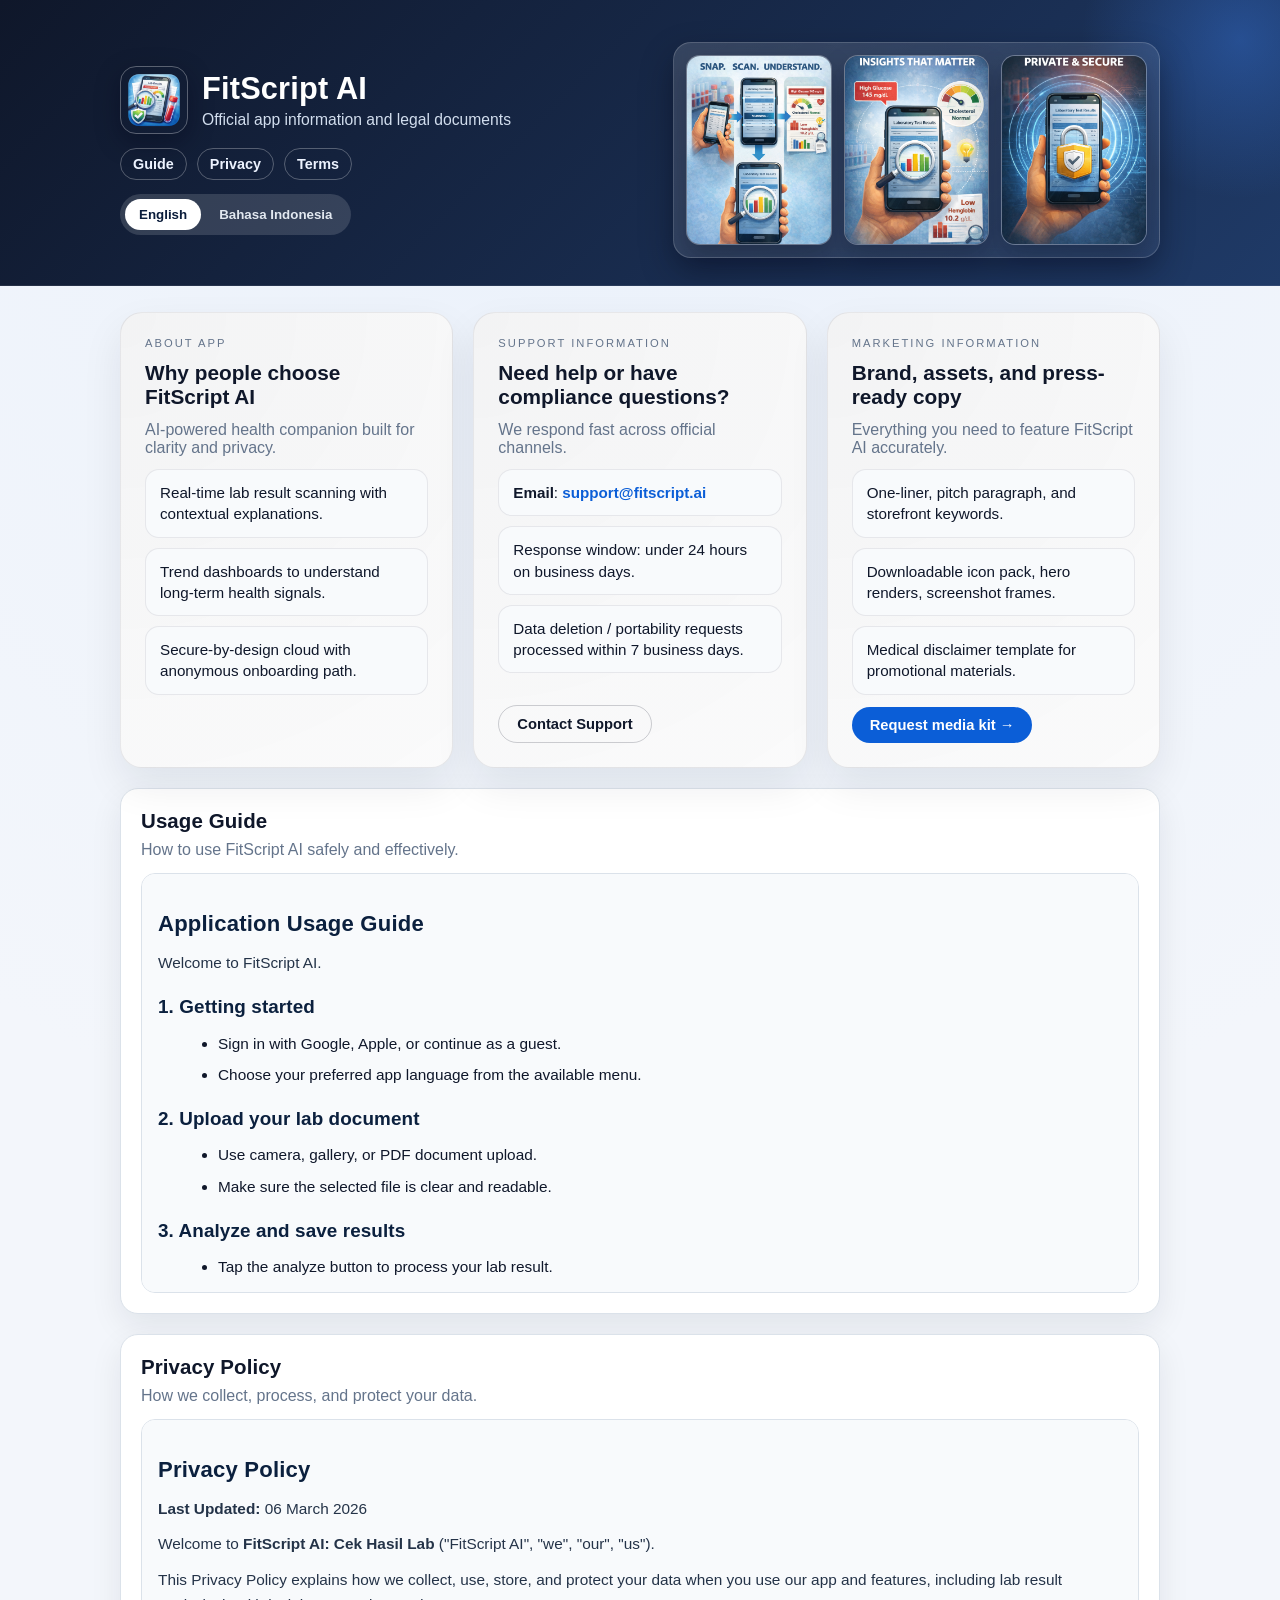
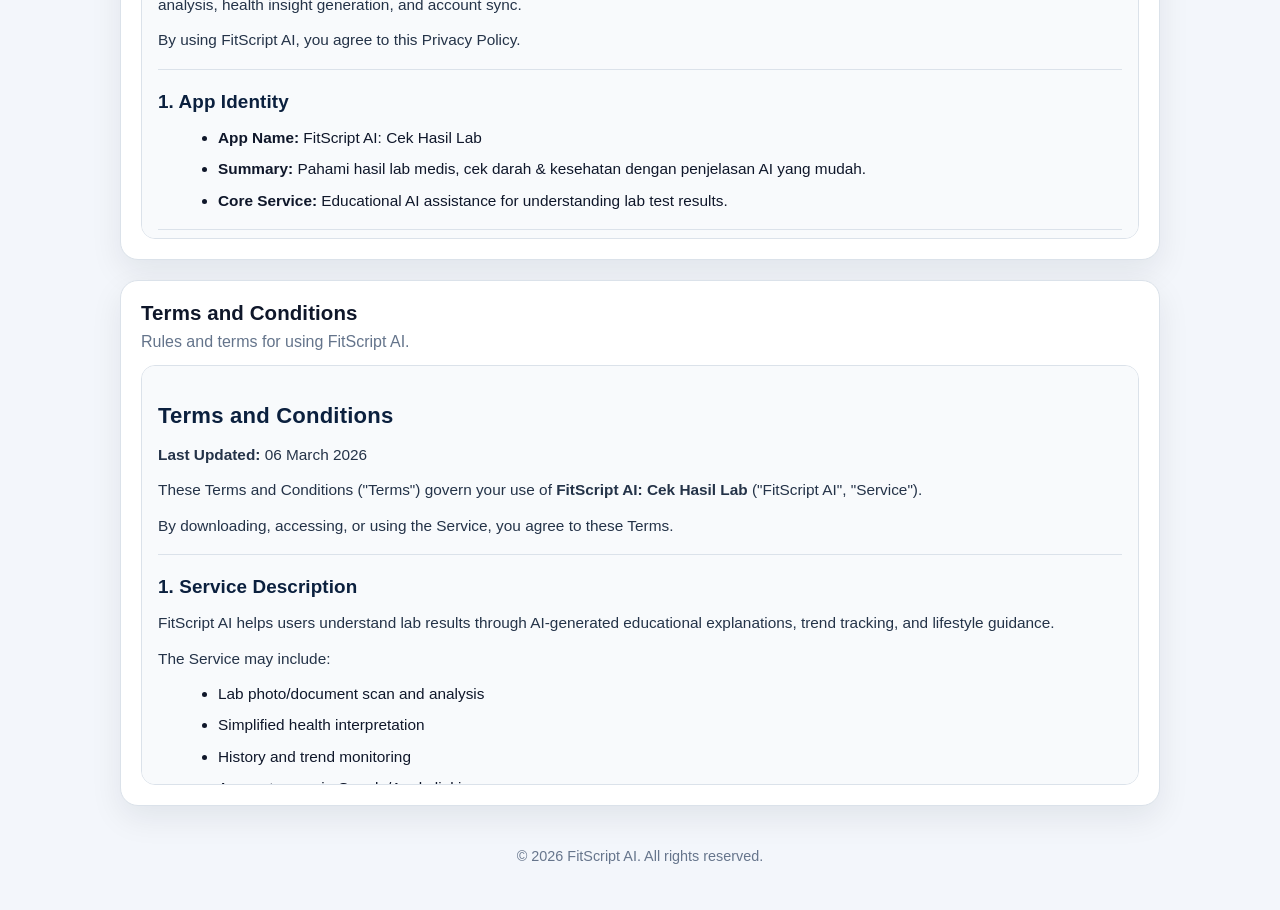
<file: web_landing/index.html>
<!doctype html>
<html lang="en">
  <head>
    <meta charset="UTF-8" />
    <meta name="viewport" content="width=device-width, initial-scale=1.0" />
    <title>FitScript AI - Official Information</title>
    <meta name="description" content="Official FitScript AI landing page with Usage Guide, Privacy Policy, and Terms and Conditions." />
    <link rel="stylesheet" href="./styles.css" />
  </head>
  <body>
    <header class="hero">
      <div class="container hero-inner">
        <div class="hero-content">
          <div class="hero-brand">
            <img src="./app-icon.png" alt="FitScript AI logo" class="app-logo" />
            <div class="brand-text">
              <h1 id="hero-title">FitScript AI</h1>
              <p class="subtitle" id="hero-subtitle">Official app information and legal documents</p>
            </div>
          </div>
          <nav class="quick-links" aria-label="Legal pages">
            <a href="/guide">Guide</a>
            <a href="/privacy">Privacy</a>
            <a href="/terms">Terms</a>
          </nav>
          <div class="lang-switch">
            <button id="lang-en" class="lang-btn active">English</button>
            <button id="lang-id" class="lang-btn">Bahasa Indonesia</button>
          </div>
        </div>
        <div class="hero-media">
          <div class="onboarding-showcase" aria-label="App onboarding preview">
            <img src="./onboarding-1.png" alt="FitScript AI onboarding preview 1" class="onboarding-shot" />
            <img src="./onboarding-2.png" alt="FitScript AI onboarding preview 2" class="onboarding-shot" />
            <img src="./onboarding-3.png" alt="FitScript AI onboarding preview 3" class="onboarding-shot" />
          </div>
        </div>
      </div>
    </header>

    <main class="container sections">
      <section class="info-grid" aria-label="FitScript AI overview">
        <article class="info-card" id="about-card">
          <p class="eyebrow" id="about-label">About App</p>
          <h2 id="about-title">Why people choose FitScript AI</h2>
          <p id="about-desc">AI-powered health companion built for clarity and privacy.</p>
          <ul class="info-list" id="about-list">
            <li>Real-time lab result scanning with contextual explanations.</li>
            <li>Trend dashboards to understand long-term health signals.</li>
            <li>Secure-by-design cloud with anonymous onboarding path.</li>
          </ul>
        </article>

        <article class="info-card" id="support-card">
          <p class="eyebrow" id="support-label">Support Information</p>
          <h2 id="support-title">Need help or have compliance questions?</h2>
          <p id="support-desc">We respond fast across our official channels.</p>
          <ul class="info-list" id="support-list">
            <li><strong>Email</strong>: <a href="mailto:support@fitscript.ai">support@fitscript.ai</a></li>
            <li><strong>Response window</strong>: under 24 hours on business days.</li>
            <li><strong>Data requests</strong>: handled within 7 business days.</li>
          </ul>
          <button class="ghost-btn" id="support-cta" type="button">Contact Support</button>
        </article>

        <article class="info-card" id="marketing-card">
          <p class="eyebrow" id="marketing-label">Marketing Information</p>
          <h2 id="marketing-title">Brand, assets, and press-ready copy</h2>
          <p id="marketing-desc">Everything you need to feature FitScript AI accurately.</p>
          <ul class="info-list" id="marketing-list">
            <li>One-liner, pitch paragraph, and store listing keywords.</li>
            <li>Downloadable icon pack, hero renders, and screenshot frames.</li>
            <li>Medical disclaimer template for promotional materials.</li>
          </ul>
          <a class="primary-link" id="marketing-cta" href="./doc-page" target="_blank" rel="noreferrer">Open media kit →</a>
        </article>
      </section>

      <section class="card doc-card">
        <h2 id="guide-title">Usage Guide</h2>
        <p id="guide-desc">How to use FitScript AI safely and effectively.</p>
        <article id="guide-content" class="doc-content">Loading...</article>
      </section>

      <section class="card doc-card">
        <h2 id="privacy-title">Privacy Policy</h2>
        <p id="privacy-desc">How we collect, process, and protect your data.</p>
        <article id="privacy-content" class="doc-content">Loading...</article>
      </section>

      <section class="card doc-card">
        <h2 id="terms-title">Terms and Conditions</h2>
        <p id="terms-desc">Rules and terms for using FitScript AI.</p>
        <article id="terms-content" class="doc-content">Loading...</article>
      </section>
    </main>

    <footer class="container footer">
      <p>© <span id="year"></span> FitScript AI. All rights reserved.</p>
    </footer>

    <script src="./script.js"></script>
  </body>
</html>
</file>
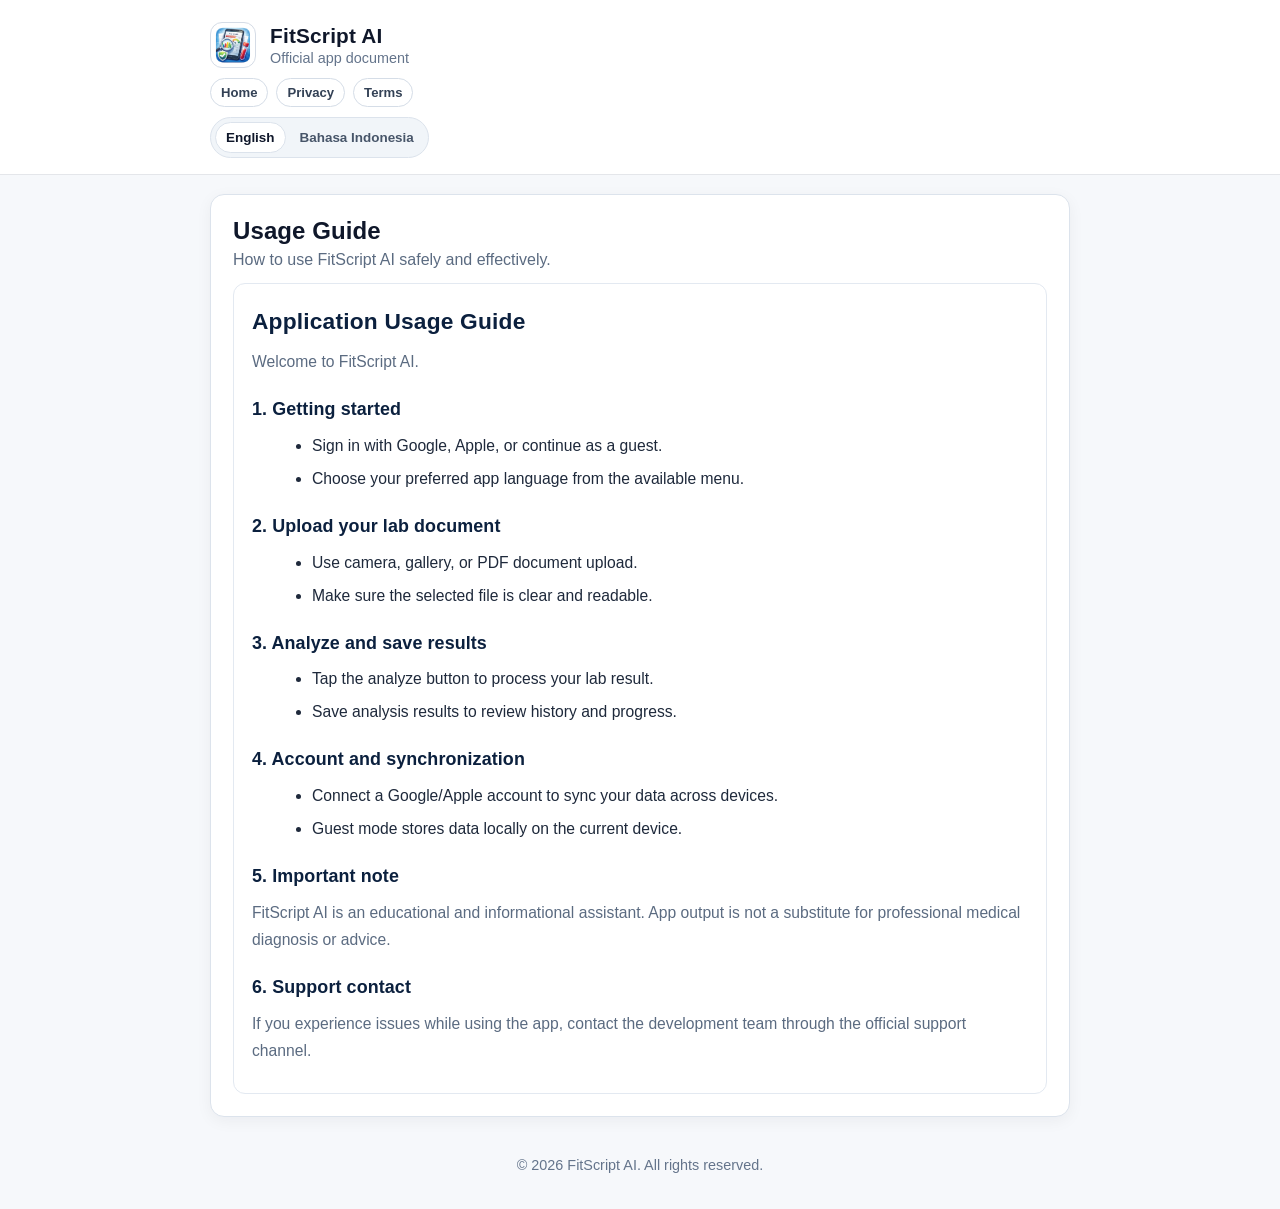
<file: web_landing/guide.html>
<!doctype html>
<html lang="en">
  <head>
    <meta charset="UTF-8" />
    <meta name="viewport" content="width=device-width, initial-scale=1.0" />
    <title>FitScript AI - Usage Guide</title>
    <meta name="description" content="FitScript AI Usage Guide" />
    <link rel="stylesheet" href="./styles.css" />
  </head>
  <body data-page="guide">
    <header class="hero">
      <div class="container hero-inner compact">
        <div class="hero-brand">
          <img src="./app-icon.png" alt="FitScript AI logo" class="app-logo" />
          <div class="brand-text">
            <h1>FitScript AI</h1>
            <p class="subtitle">Official app document</p>
          </div>
        </div>
        <nav class="quick-links" aria-label="Legal pages">
          <a href="/">Home</a>
          <a href="/privacy">Privacy</a>
          <a href="/terms">Terms</a>
        </nav>
        <div class="lang-switch">
          <button id="lang-en" class="lang-btn active">English</button>
          <button id="lang-id" class="lang-btn">Bahasa Indonesia</button>
        </div>
        <div class="onboarding-showcase" aria-label="App onboarding preview">
          <img src="./onboarding-1.png" alt="FitScript AI onboarding preview 1" class="onboarding-shot" />
          <img src="./onboarding-2.png" alt="FitScript AI onboarding preview 2" class="onboarding-shot" />
          <img src="./onboarding-3.png" alt="FitScript AI onboarding preview 3" class="onboarding-shot" />
        </div>
      </div>
    </header>

    <main class="container single-doc">
      <section class="card doc-card">
        <h2 id="doc-title">Usage Guide</h2>
        <p id="doc-desc">How to use FitScript AI safely and effectively.</p>
        <article id="doc-content" class="doc-content">Loading...</article>
      </section>
    </main>

    <footer class="container footer">
      <p>© <span id="year"></span> FitScript AI. All rights reserved.</p>
    </footer>

    <script src="./doc-page.js"></script>
  </body>
</html>
</file>
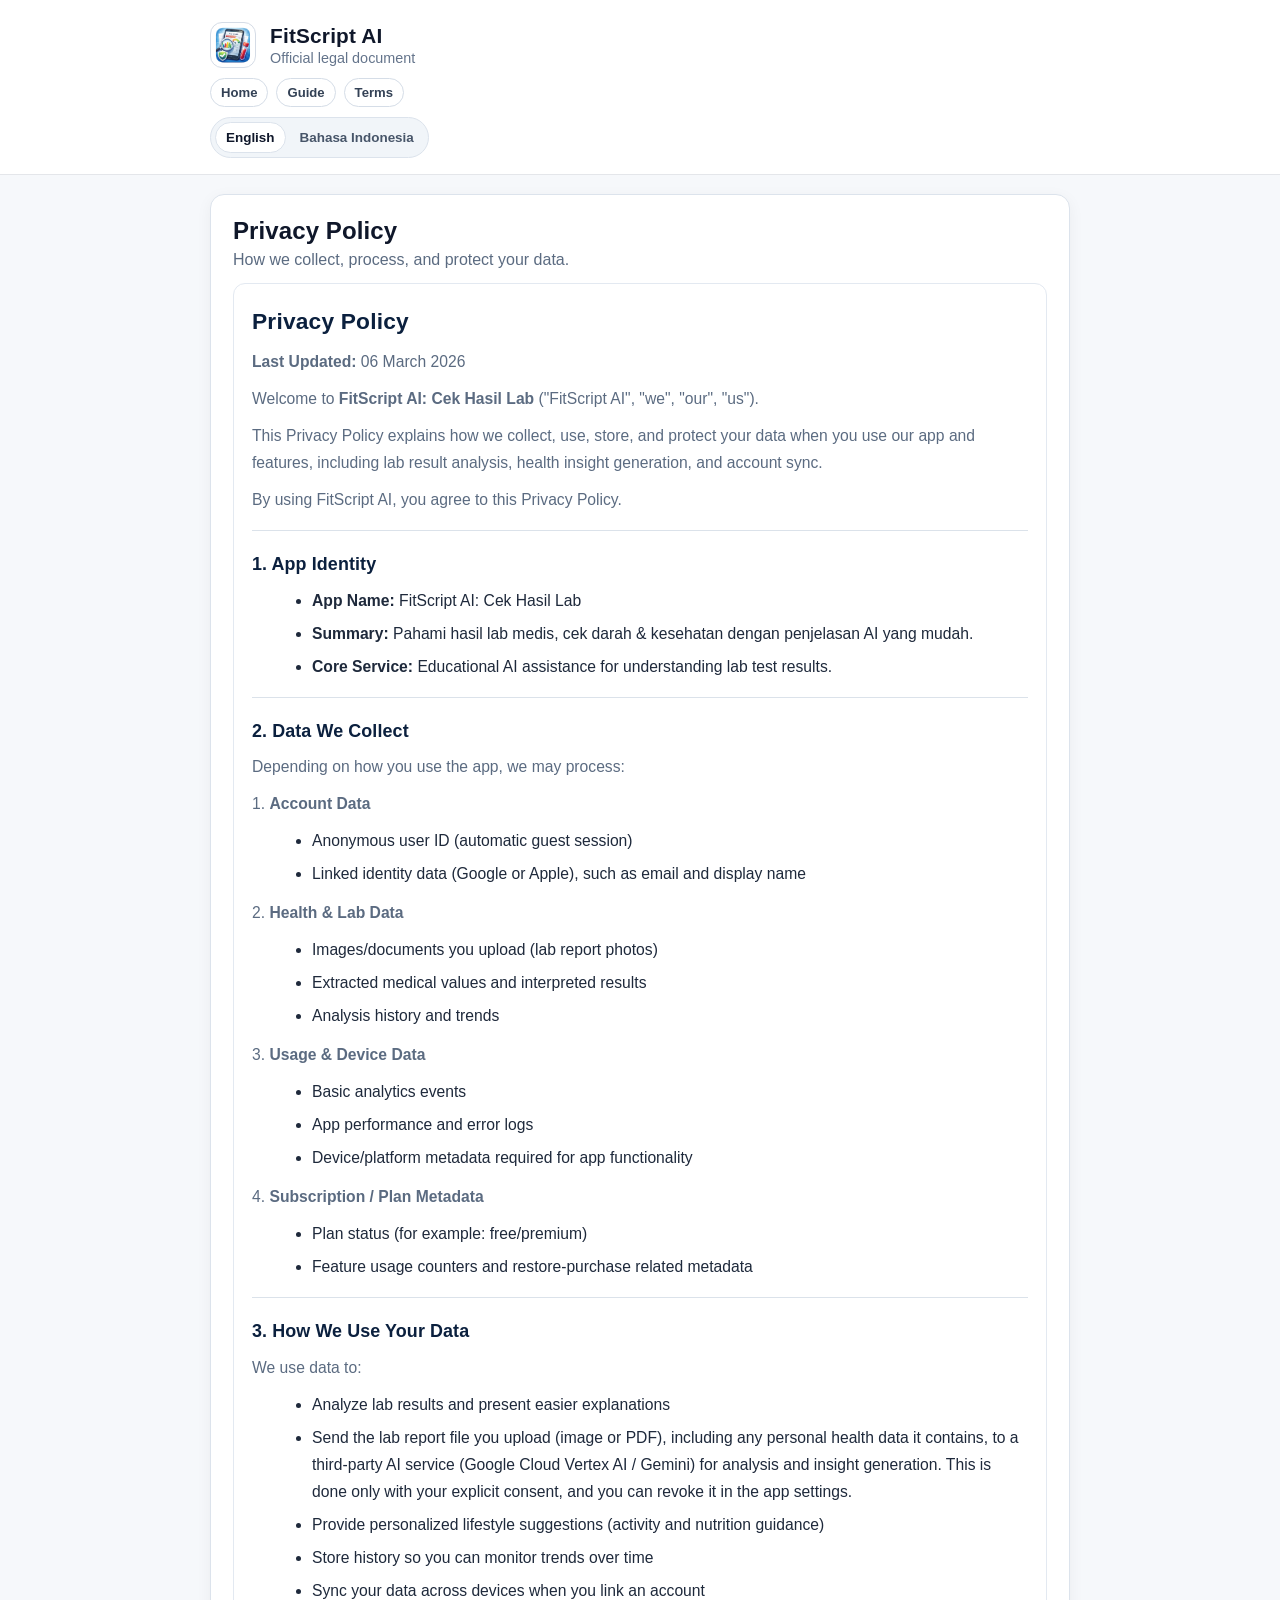
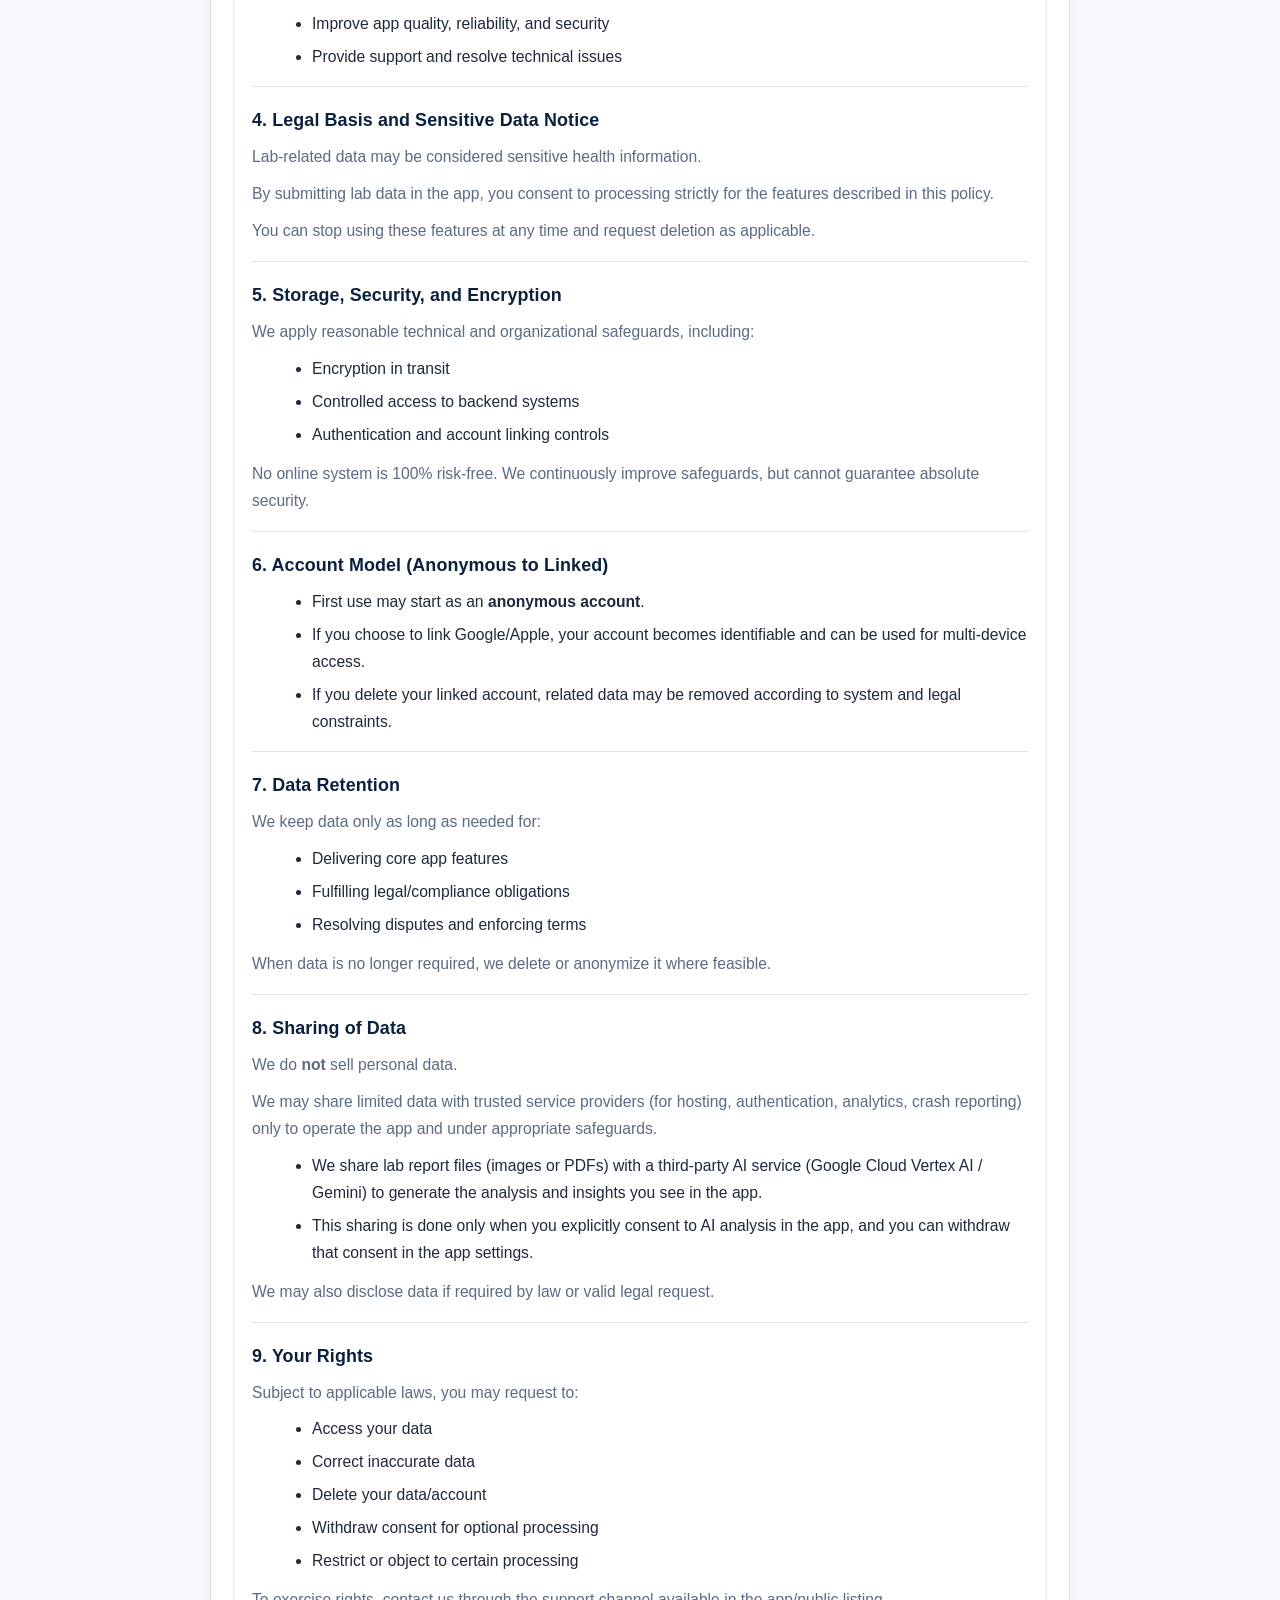
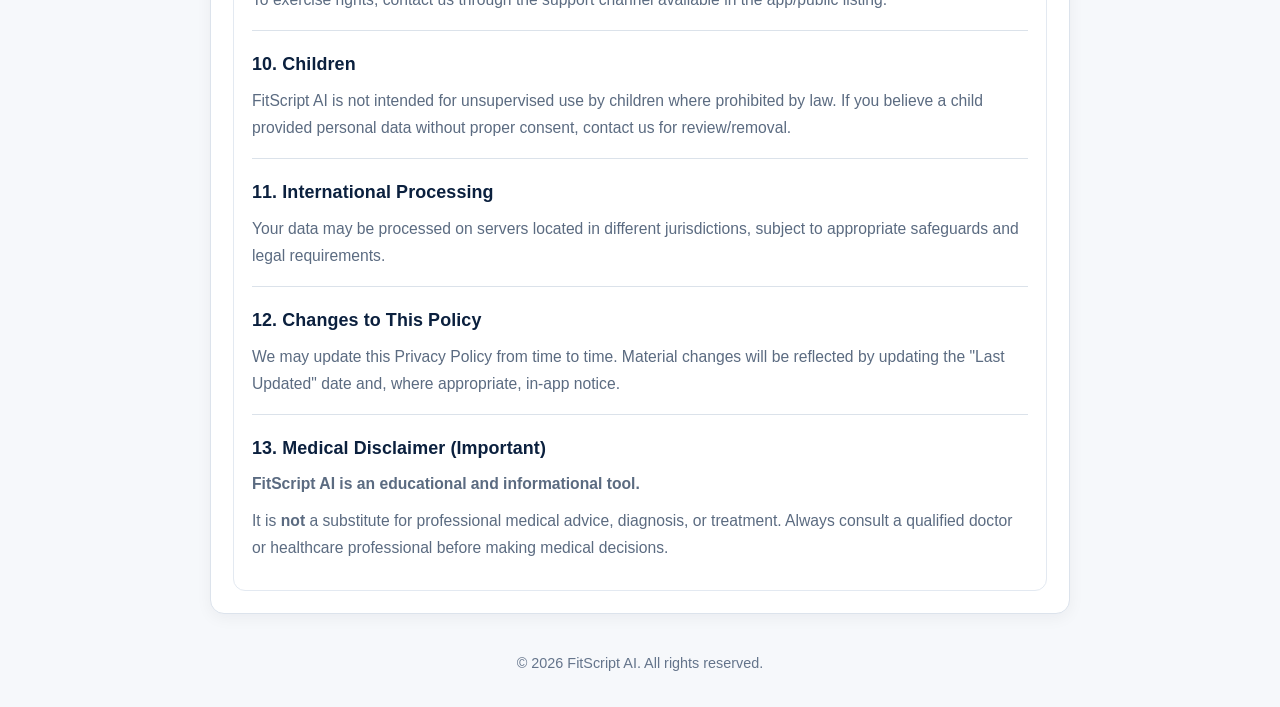
<file: web_landing/privacy.html>
<!doctype html>
<html lang="en">
  <head>
    <meta charset="UTF-8" />
    <meta name="viewport" content="width=device-width, initial-scale=1.0" />
    <title>FitScript AI - Privacy Policy</title>
    <meta name="description" content="FitScript AI Privacy Policy" />
    <link rel="stylesheet" href="./styles.css" />
  </head>
  <body data-page="privacy">
    <header class="hero">
      <div class="container hero-inner compact">
        <div class="hero-brand">
          <img src="./app-icon.png" alt="FitScript AI logo" class="app-logo" />
          <div class="brand-text">
            <h1>FitScript AI</h1>
            <p class="subtitle">Official legal document</p>
          </div>
        </div>
        <nav class="quick-links" aria-label="Legal pages">
          <a href="/">Home</a>
          <a href="/guide">Guide</a>
          <a href="/terms">Terms</a>
        </nav>
        <div class="lang-switch">
          <button id="lang-en" class="lang-btn active">English</button>
          <button id="lang-id" class="lang-btn">Bahasa Indonesia</button>
        </div>
        <div class="onboarding-showcase" aria-label="App onboarding preview">
          <img src="./onboarding-1.png" alt="FitScript AI onboarding preview 1" class="onboarding-shot" />
          <img src="./onboarding-2.png" alt="FitScript AI onboarding preview 2" class="onboarding-shot" />
          <img src="./onboarding-3.png" alt="FitScript AI onboarding preview 3" class="onboarding-shot" />
        </div>
      </div>
    </header>

    <main class="container single-doc">
      <section class="card doc-card">
        <h2 id="doc-title">Privacy Policy</h2>
        <p id="doc-desc">How we collect, process, and protect your data.</p>
        <article id="doc-content" class="doc-content">Loading...</article>
      </section>
    </main>

    <footer class="container footer">
      <p>© <span id="year"></span> FitScript AI. All rights reserved.</p>
    </footer>

    <script src="./doc-page.js"></script>
  </body>
</html>
</file>
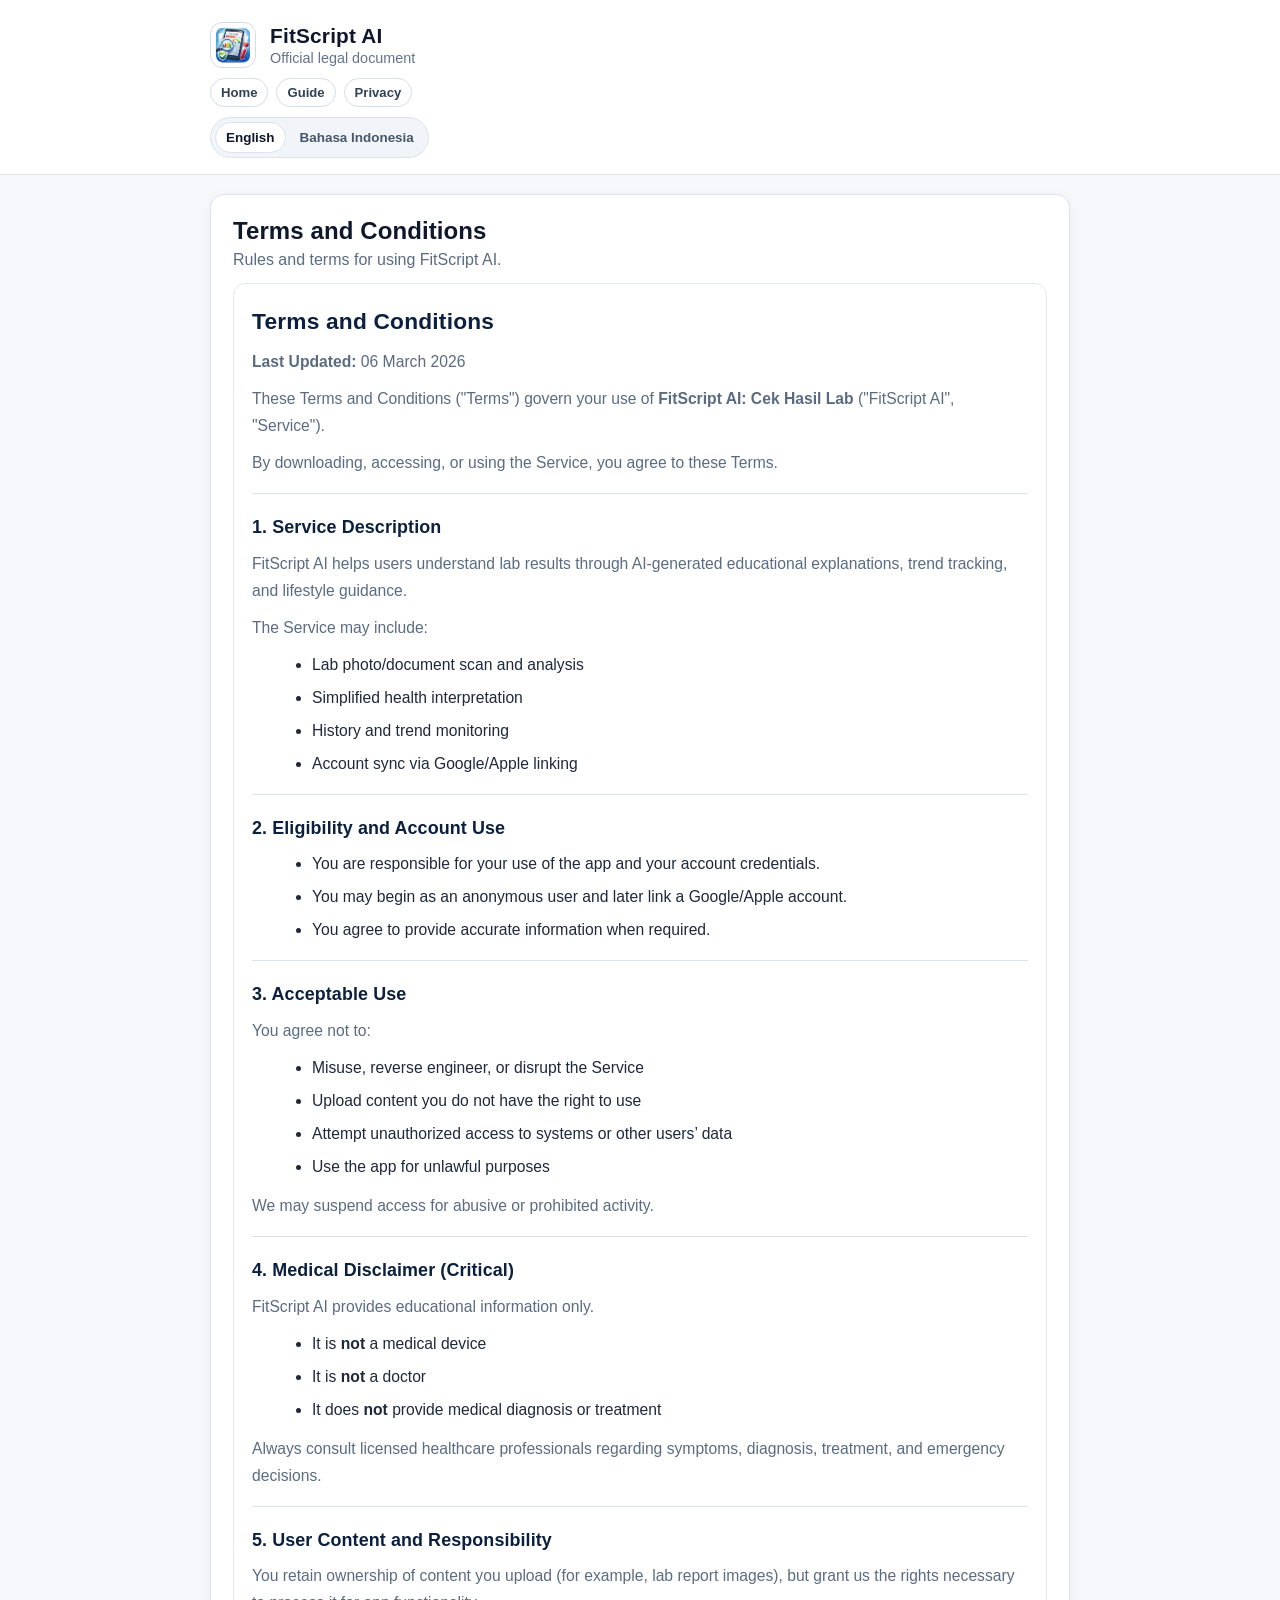
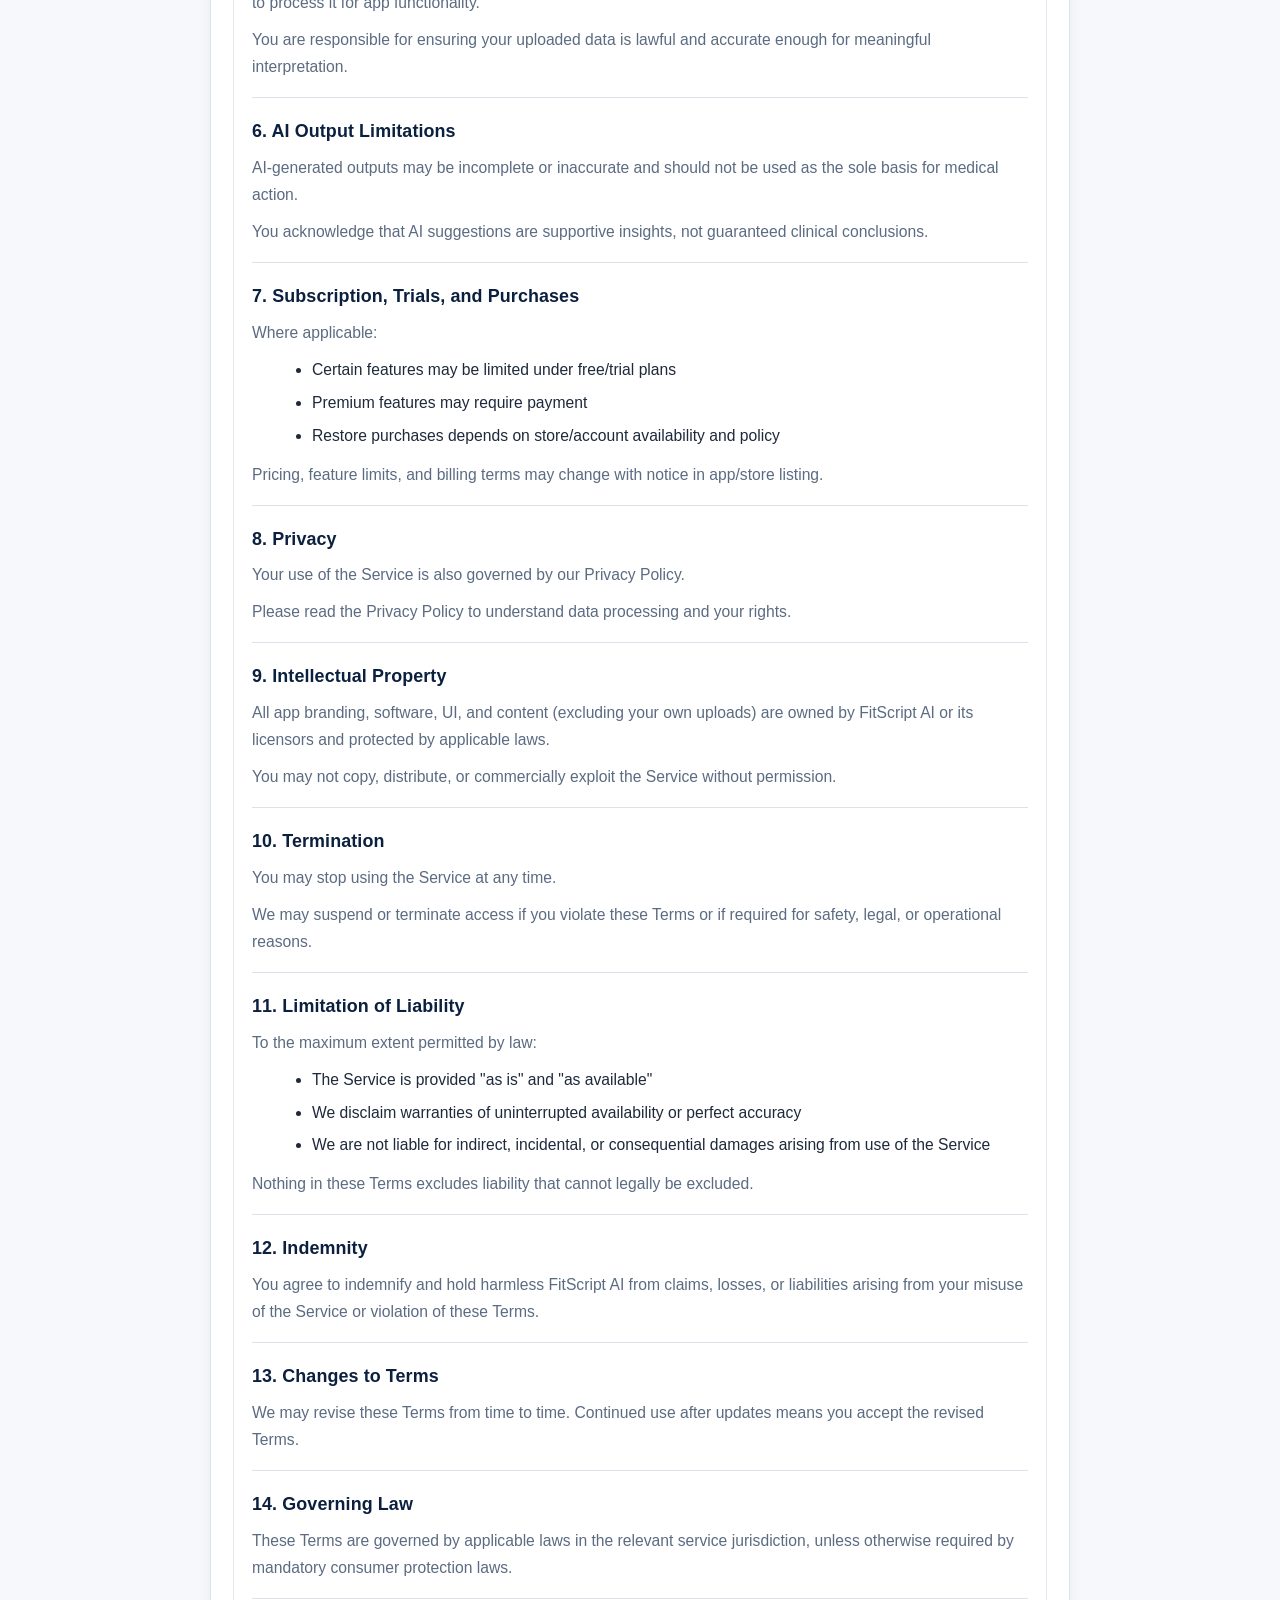
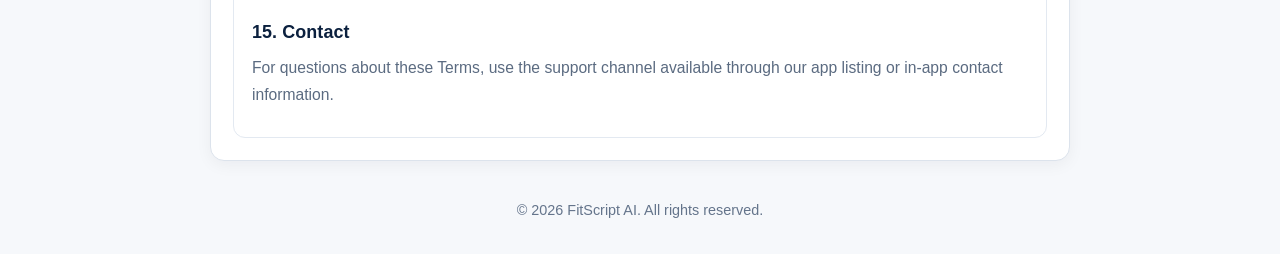
<file: web_landing/terms.html>
<!doctype html>
<html lang="en">
  <head>
    <meta charset="UTF-8" />
    <meta name="viewport" content="width=device-width, initial-scale=1.0" />
    <title>FitScript AI - Terms and Conditions</title>
    <meta name="description" content="FitScript AI Terms and Conditions" />
    <link rel="stylesheet" href="./styles.css" />
  </head>
  <body data-page="terms">
    <header class="hero">
      <div class="container hero-inner compact">
        <div class="hero-brand">
          <img src="./app-icon.png" alt="FitScript AI logo" class="app-logo" />
          <div class="brand-text">
            <h1>FitScript AI</h1>
            <p class="subtitle">Official legal document</p>
          </div>
        </div>
        <nav class="quick-links" aria-label="Legal pages">
          <a href="/">Home</a>
          <a href="/guide">Guide</a>
          <a href="/privacy">Privacy</a>
        </nav>
        <div class="lang-switch">
          <button id="lang-en" class="lang-btn active">English</button>
          <button id="lang-id" class="lang-btn">Bahasa Indonesia</button>
        </div>
        <div class="onboarding-showcase" aria-label="App onboarding preview">
          <img src="./onboarding-1.png" alt="FitScript AI onboarding preview 1" class="onboarding-shot" />
          <img src="./onboarding-2.png" alt="FitScript AI onboarding preview 2" class="onboarding-shot" />
          <img src="./onboarding-3.png" alt="FitScript AI onboarding preview 3" class="onboarding-shot" />
        </div>
      </div>
    </header>

    <main class="container single-doc">
      <section class="card doc-card">
        <h2 id="doc-title">Terms and Conditions</h2>
        <p id="doc-desc">Rules and terms for using FitScript AI.</p>
        <article id="doc-content" class="doc-content">Loading...</article>
      </section>
    </main>

    <footer class="container footer">
      <p>© <span id="year"></span> FitScript AI. All rights reserved.</p>
    </footer>

    <script src="./doc-page.js"></script>
  </body>
</html>
</file>
<file: web_landing/styles.css>
:root {
  color-scheme: light;
  --bg: #f3f6fb;
  --surface: #ffffff;
  --surface-soft: #f8fafc;
  --text: #0f172a;
  --muted: #64748b;
  --line: #dbe2ea;
  --primary: #0b5ed7;
  --primary-strong: #1d4ed8;
}

* {
  box-sizing: border-box;
}

body {
  margin: 0;
  font-family: -apple-system, BlinkMacSystemFont, "Segoe UI", Roboto, Helvetica, Arial, sans-serif;
  background: radial-gradient(circle at top, #eaf1fb 0%, var(--bg) 46%, var(--bg) 100%);
  color: var(--text);
  -webkit-font-smoothing: antialiased;
}

.container {
  width: min(1040px, 92vw);
  margin: 0 auto;
}

.hero {
  background: linear-gradient(135deg, #0f172a, #1f3a67);
  color: #ffffff;
  padding: 42px 0 28px;
  box-shadow: inset 0 -1px 0 rgba(255, 255, 255, 0.08);
  position: relative;
  overflow: hidden;
}

.hero::before {
  content: "";
  position: absolute;
  top: -120px;
  right: -120px;
  width: 320px;
  height: 320px;
  border-radius: 50%;
  background: radial-gradient(circle, rgba(59, 130, 246, 0.35), transparent 70%);
  pointer-events: none;
}

.hero-inner {
  display: grid;
  gap: 18px;
  grid-template-columns: 1.1fr 1fr;
  align-items: center;
  position: relative;
  z-index: 1;
}

.hero-inner.compact {
  grid-template-columns: 1fr;
}

.hero-brand {
  display: flex;
  align-items: center;
  gap: 14px;
}

.hero-content {
  display: grid;
  gap: 14px;
  max-width: 560px;
}

.hero-media {
  background: linear-gradient(145deg, rgba(255, 255, 255, 0.14), rgba(255, 255, 255, 0.06));
  border: 1px solid rgba(255, 255, 255, 0.18);
  border-radius: 18px;
  padding: 12px;
  backdrop-filter: blur(6px);
  box-shadow: 0 14px 34px rgba(2, 6, 23, 0.32);
}

.app-logo {
  width: 68px;
  height: 68px;
  border-radius: 16px;
  border: 1px solid rgba(255, 255, 255, 0.3);
  box-shadow: 0 8px 24px rgba(2, 6, 23, 0.35);
}

h1 {
  margin: 0;
  font-size: clamp(1.7rem, 2.4vw, 2.1rem);
  letter-spacing: 0.2px;
}

.subtitle {
  margin: 4px 0 0;
  color: #d2deee;
  font-size: 0.98rem;
}

.brand-text {
  text-align: left;
}

.quick-links {
  display: flex;
  flex-wrap: wrap;
  gap: 10px;
}

.quick-links a {
  color: #edf3ff;
  text-decoration: none;
  border: 1px solid rgba(255, 255, 255, 0.28);
  border-radius: 999px;
  padding: 7px 12px;
  font-size: 0.9rem;
  font-weight: 600;
  transition: background-color 120ms ease;
}

.quick-links a:hover {
  background: rgba(255, 255, 255, 0.18);
}

.lang-switch {
  justify-self: start;
  display: flex;
  background: rgba(255, 255, 255, 0.14);
  border-radius: 999px;
  padding: 5px;
  gap: 4px;
}

.lang-btn {
  border: 0;
  padding: 8px 14px;
  border-radius: 999px;
  background: transparent;
  color: #e2e8f0;
  cursor: pointer;
  font-weight: 600;
  transition:
    background-color 120ms ease,
    color 120ms ease;
}

.lang-btn.active {
  background: #ffffff;
  color: #0b1d3b;
}

.onboarding-showcase {
  margin-top: 0;
  display: grid;
  grid-template-columns: repeat(3, minmax(0, 1fr));
  gap: 12px;
  align-items: stretch;
}

.onboarding-shot {
  width: 100%;
  height: 190px;
  object-fit: cover;
  border-radius: 14px;
  border: 1px solid rgba(255, 255, 255, 0.24);
  box-shadow: 0 12px 24px rgba(2, 6, 23, 0.28);
  background: rgba(255, 255, 255, 0.08);
  transition:
    transform 180ms ease,
    box-shadow 180ms ease;
}

.onboarding-shot:hover {
  transform: translateY(-3px);
  box-shadow: 0 18px 30px rgba(2, 6, 23, 0.34);
}

.sections {
  display: grid;
  gap: 20px;
  margin: 26px auto;
}

.info-grid {
  display: grid;
  grid-template-columns: repeat(auto-fit, minmax(260px, 1fr));
  gap: 20px;
}

.info-card {
  background: radial-gradient(circle at top left, rgba(15, 23, 42, 0.05), rgba(15, 23, 42, 0.02)), #ffffff;
  border: 1px solid rgba(15, 23, 42, 0.08);
  border-radius: 22px;
  padding: 24px;
  box-shadow: 0 18px 40px rgba(15, 23, 42, 0.08);
  display: flex;
  flex-direction: column;
  gap: 12px;
  position: relative;
  overflow: hidden;
}

.info-card::after {
  content: "";
  position: absolute;
  inset: 0;
  border-radius: 22px;
  background: linear-gradient(135deg, rgba(14, 116, 144, 0.08), rgba(99, 102, 241, 0.09));
  opacity: 0;
  transition: opacity 160ms ease;
  pointer-events: none;
}

.info-card:hover::after {
  opacity: 1;
}

.info-card h2 {
  margin: 0;
  font-size: 1.3rem;
}

.info-card p {
  margin: 0;
  color: var(--muted);
}

.eyebrow {
  text-transform: uppercase;
  letter-spacing: 0.18em;
  font-size: 0.7rem;
  color: #0b5ed7;
  margin: 0;
}

.info-list {
  list-style: none;
  padding: 0;
  margin: 0;
  display: flex;
  flex-direction: column;
  gap: 10px;
}

.info-list li {
  background: var(--surface-soft);
  border: 1px solid rgba(15, 23, 42, 0.08);
  border-radius: 14px;
  padding: 12px 14px;
  line-height: 1.4;
  font-size: 0.95rem;
}

.info-list a {
  color: var(--primary);
  text-decoration: none;
  font-weight: 600;
}

.ghost-btn,
.primary-link {
  margin-top: auto;
  align-self: flex-start;
  font-weight: 600;
  border-radius: 999px;
  padding: 10px 18px;
  font-size: 0.92rem;
  transition:
    transform 150ms ease,
    box-shadow 150ms ease;
}

.ghost-btn {
  border: 1px solid rgba(15, 23, 42, 0.2);
  background: transparent;
  color: #0f172a;
  cursor: pointer;
}

.ghost-btn:hover,
.primary-link:hover {
  transform: translateY(-1px);
  box-shadow: 0 8px 16px rgba(15, 23, 42, 0.16);
}

.primary-link {
  border: none;
  background: var(--primary);
  color: #ffffff;
  text-decoration: none;
  display: inline-flex;
  align-items: center;
  gap: 6px;
}

@media (max-width: 980px) {
  .hero-inner {
    grid-template-columns: 1fr;
  }

  .hero-content {
    max-width: 100%;
  }

  .hero-media {
    order: -1;
  }
}

@media (max-width: 720px) {
  body {
    background: #f6f8fb;
  }

  .hero {
    padding: 26px 0 18px;
  }

  .app-logo {
    width: 54px;
    height: 54px;
  }

  .onboarding-showcase {
    grid-template-columns: repeat(2, minmax(0, 1fr));
    height: auto;
  }

  .onboarding-shot {
    height: 150px;
  }

  .info-card {
    padding: 18px;
  }

  .info-card h2 {
    font-size: 1.15rem;
  }
}

.card {
  background: var(--surface);
  border: 1px solid var(--line);
  border-radius: 18px;
  padding: 20px;
  box-shadow: 0 12px 32px rgba(15, 23, 42, 0.08);
  transition:
    box-shadow 160ms ease,
    transform 160ms ease;
}

.doc-card:hover {
  transform: translateY(-2px);
  box-shadow: 0 18px 34px rgba(15, 23, 42, 0.11);
}

.card h2 {
  margin: 0;
  font-size: 1.28rem;
  letter-spacing: 0.1px;
}

.card p {
  margin: 8px 0 14px;
  color: var(--muted);
}

.doc-content {
  border-radius: 14px;
  border: 1px solid var(--line);
  background: var(--surface-soft);
  padding: 16px;
  line-height: 1.65;
  font-size: 0.96rem;
  max-height: 420px;
  overflow: auto;
}

.doc-content h1,
.doc-content h2,
.doc-content h3 {
  margin: 16px 0 8px;
  color: #0b203e;
}

.doc-content h1 {
  font-size: 1.38rem;
}

.doc-content h2 {
  font-size: 1.18rem;
}

.doc-content h3 {
  font-size: 1.03rem;
}

.doc-content p {
  margin: 0 0 10px;
  color: #243348;
}

.doc-content ul,
.doc-content ol {
  margin: 0 0 12px 20px;
}

.doc-content li {
  margin-bottom: 6px;
}

.doc-content hr {
  border: 0;
  border-top: 1px solid var(--line);
  margin: 16px 0;
}

.footer {
  text-align: center;
  color: #66758c;
  padding: 2px 0 32px;
  font-size: 0.9rem;
}

.single-doc {
  margin: 24px auto;
}

.single-doc .doc-content {
  max-height: none;
  min-height: 320px;
}

body[data-page] {
  background: #f6f8fb;
}

body[data-page] .hero {
  background: #ffffff;
  color: var(--text);
  padding: 22px 0 16px;
  box-shadow: 0 1px 0 rgba(15, 23, 42, 0.08);
}

body[data-page] .hero::before {
  display: none;
}

body[data-page] .hero-inner.compact {
  max-width: 860px;
  margin: 0 auto;
  gap: 10px;
}

body[data-page] .hero-inner.compact .hero-brand {
  justify-content: flex-start;
}

body[data-page] .hero-inner.compact .app-logo {
  width: 46px;
  height: 46px;
  border-radius: 12px;
  border: 1px solid #d5dce6;
  box-shadow: none;
}

body[data-page] .hero-inner.compact h1 {
  font-size: 1.3rem;
  color: #0f172a;
}

body[data-page] .hero-inner.compact .subtitle {
  color: #64748b;
  margin-top: 2px;
  font-size: 0.9rem;
}

body[data-page] .hero-inner.compact .quick-links {
  gap: 8px;
}

body[data-page] .hero-inner.compact .quick-links a {
  color: #334155;
  border-color: #d5dde7;
  background: #ffffff;
  font-size: 0.82rem;
  padding: 6px 10px;
}

body[data-page] .hero-inner.compact .quick-links a:hover {
  background: #f8fafc;
}

body[data-page] .hero-inner.compact .lang-switch {
  justify-self: start;
  background: #f1f5f9;
  border: 1px solid #dce3ec;
  padding: 4px;
}

body[data-page] .hero-inner.compact .lang-btn {
  color: #475569;
  padding: 7px 10px;
  font-size: 0.84rem;
}

body[data-page] .hero-inner.compact .lang-btn.active {
  background: #ffffff;
  color: #0f172a;
  border: 1px solid #dce3ec;
}

body[data-page] .hero-inner.compact .onboarding-showcase {
  display: none;
}

body[data-page] .single-doc {
  width: min(860px, 92vw);
  margin: 20px auto 24px;
}

body[data-page] .single-doc .card {
  border-radius: 14px;
  border: 1px solid #dce3ec;
  box-shadow: 0 4px 16px rgba(15, 23, 42, 0.05);
  padding: 22px;
}

body[data-page] .single-doc .card h2 {
  font-size: 1.5rem;
}

body[data-page] .single-doc .card p {
  margin-top: 6px;
  color: #5b6b81;
}

body[data-page] .single-doc .doc-content {
  background: #ffffff;
  border-color: #e3e9f1;
  border-radius: 12px;
  padding: 18px;
  color: #1e293b;
  font-size: 0.98rem;
  line-height: 1.72;
}

body[data-page] .single-doc .doc-content h1 {
  font-size: 1.42rem;
  margin-top: 0;
}

body[data-page] .single-doc .doc-content h2 {
  font-size: 1.12rem;
  margin-top: 18px;
}

body[data-page] .single-doc .doc-content h3 {
  font-size: 1rem;
}

body[data-page] .footer {
  color: #64748b;
  padding-bottom: 22px;
}

@media (max-width: 640px) {
  .hero {
    padding-top: 32px;
  }

  .hero-inner {
    grid-template-columns: 1fr;
    gap: 14px;
  }

  .hero-brand {
    flex-direction: column;
    gap: 10px;
    justify-content: center;
  }

  .brand-text {
    text-align: center;
  }

  .hero-content {
    justify-items: center;
  }

  .quick-links {
    justify-content: center;
  }

  .lang-switch {
    justify-self: center;
  }

  .card {
    padding: 16px;
  }

  .onboarding-showcase {
    grid-template-columns: repeat(3, minmax(0, 1fr));
    gap: 10px;
  }

  .onboarding-shot {
    height: 120px;
  }

  body[data-page] .hero-inner.compact .hero-brand {
    justify-content: center;
  }

  body[data-page] .hero-inner.compact .lang-switch {
    justify-self: center;
  }

  body[data-page] .single-doc .card {
    padding: 16px;
  }
}
</file>
